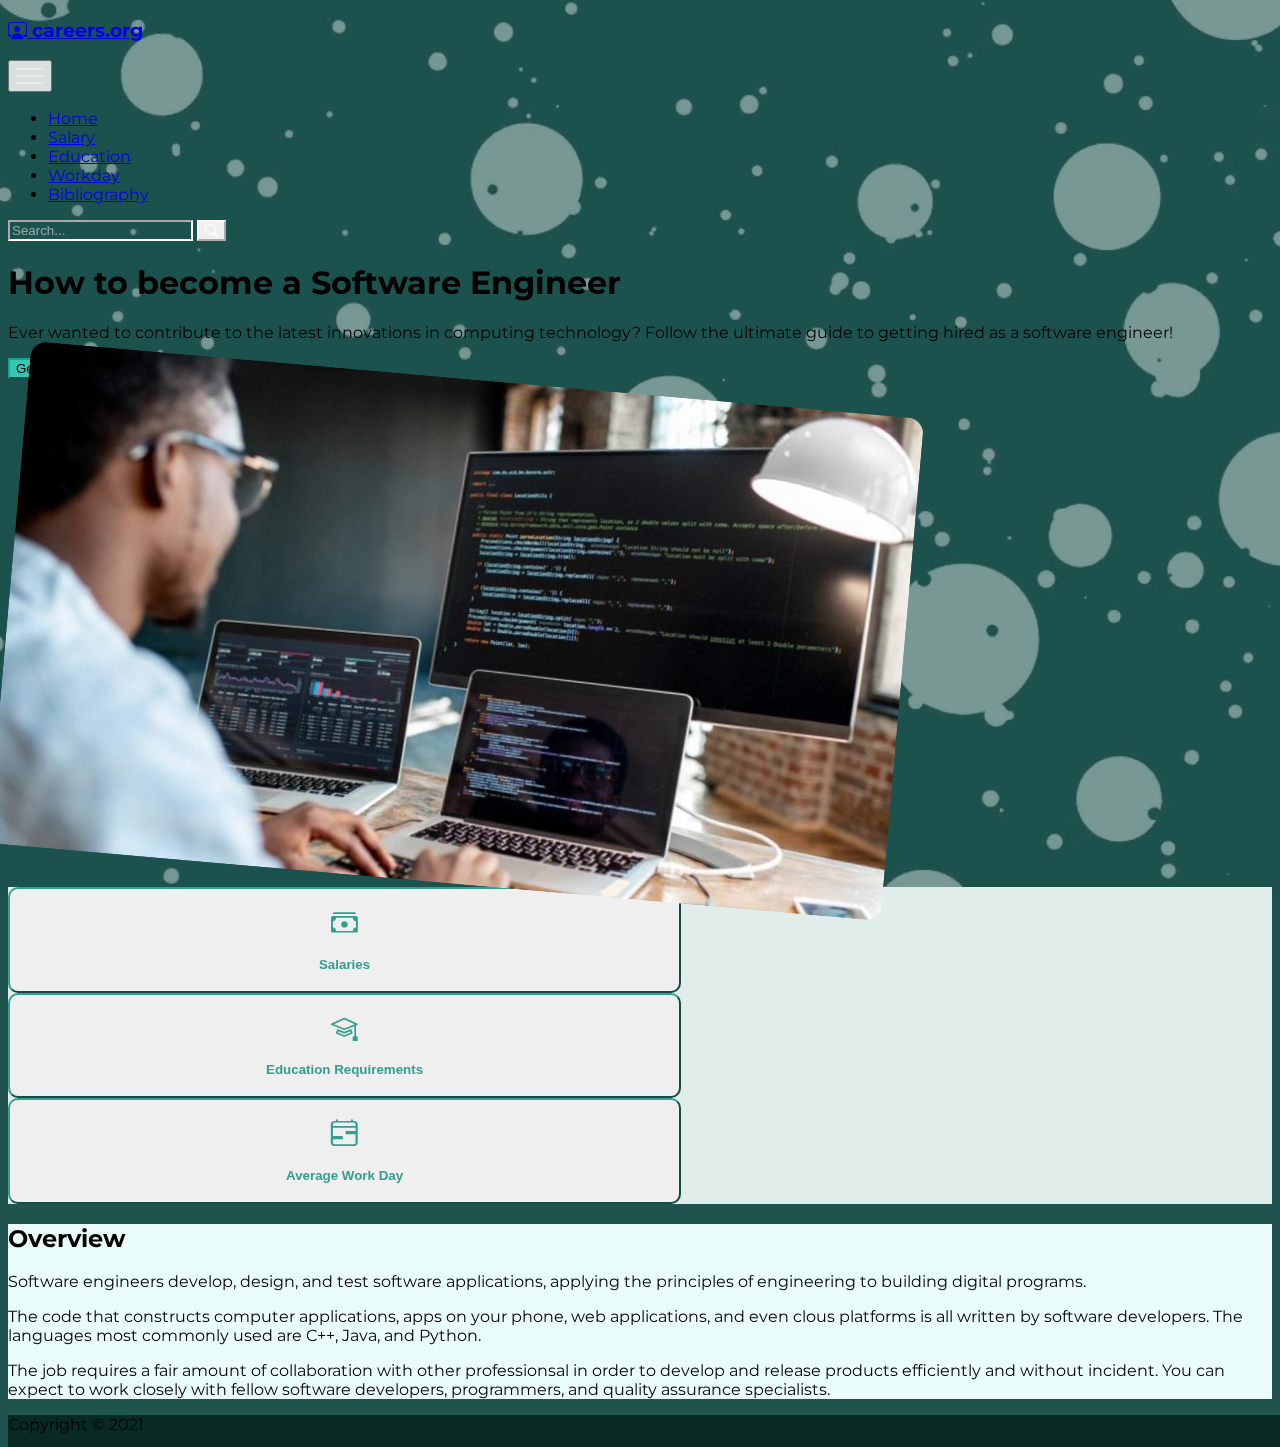
<file: index.html>
<!doctype html>
<html lang="en">
  <head>
    <!-- Required meta tags -->
    <meta charset="utf-8">
    <meta name="viewport" content="width=device-width, initial-scale=1">

    <!-- Bootstrap CSS -->
    <link href="https://cdn.jsdelivr.net/npm/bootstrap@5.1.1/dist/css/bootstrap.min.css" rel="stylesheet" integrity="sha384-F3w7mX95PdgyTmZZMECAngseQB83DfGTowi0iMjiWaeVhAn4FJkqJByhZMI3AhiU" crossorigin="anonymous">
    <link rel="stylesheet" href="https://cdn.jsdelivr.net/npm/bootstrap-icons@1.7.2/font/bootstrap-icons.css">
    <!-- style inspiration? https://dribbble.com/shots/17292532-NuxtJS-UI-Design-1 -->
    <link href = "local/style.css" rel = "stylesheet">
    <!--font imports-->
    <link rel="preconnect" href="https://fonts.googleapis.com">
    <link rel="preconnect" href="https://fonts.gstatic.com" crossorigin>
    <link href="https://fonts.googleapis.com/css2?family=Montserrat&display=swap" rel="stylesheet">

    <title>careers.org</title>
    <link rel = "icon" href = "local/images/careers-org-logo.svg" type = "image/x-icon">
  </head>
  <body>
    <div class = "page-wrapper">
      <video autoplay muted loop id = "loopedBg">
        <source src = "local/images/dots_green_bg.mp4">
      </video>
    <!--nav-->
    <nav class = "navbar navbar-expand-md navbar-dark align-items-center">
      <div class = "container-fluid g-0 m-0 mb-2">
        <a class = "navbar-brand ps-2" href = "index.html"><h3 class = "bi bi-person-workspace">    careers.org</h3></a>
        <button class = "navbar-toggler menu-button border-light border-0 me-3" type = "button" data-bs-toggle = "collapse" data-bs-target = "#mainNavContent">
          <div class = "menu-button">
            <div class = "btn-line"></div>
            <div class = "btn-line"></div>
            <div class = "btn-line"></div>
          </div>
        </button>
        <div class = "collapse navbar-collapse d-md-flex justify-content-md-end" id = "mainNavContent">
          <ul class = "navbar-nav pe-md-1">
            <li class = "nav-item ps-3 pt-1 p-md-0">
              <a class = "nav-link active" href = "index.html">Home</a>
            </li>
            <li class = "nav-item ps-3 p-md-0">
              <a class = "nav-link" href = "salaries.html">Salary</a>
            </li>
            <li class = "nav-item ps-3 p-md-0">
              <a class = "nav-link" href = "education.html">Education</a>
            </li>
            <li class = "nav-item ps-3 p-md-0">
              <a class = "nav-link" href = "workday.html">Workday</a>
            </li>
            <li class = "nav-item ps-3 pb-2 p-md-0">
              <a class = "nav-link" href = "bibliography.html">Bibliography</a>
            </li>
          </ul>
          <form class = "d-flex p-2">
            <div class = "input-group">
              <input type = "text" class = "form-control searchbar search-input" placeholder = "Search..." aria-label = "search bar"></input>
              <button class = "btn btn-outline-success search-btn-outline bi bi-search" type = "button"></button>
            </div>
          </form>
        </div>
      </div>
    </nav>
    <!--main-->
      <div class = "container pb-md-5">
        <div class = "text-light row justify-content-center pt-5">
          <div class = "col-11 col-lg-6 pb-5 header">
            <h1 class = "pb-2">How to become a Software Engineer</h1>
            <p class = "pb-3">Ever wanted to contribute to the latest innovations in computing technology? Follow the ultimate guide to getting hired as a software engineer!</p>
            <button type = "button" class = "btn btn-success start-btn" onclick = "location.href = '#overview'">Get Started</button>
          </div>
          <div class = "d-none d-lg-block col-lg-6">
            <img src = "local/images/softwaredeveloper_banner.jpg" class = "d-none d-md-block head-img">
          </div>
        </div>
      </div>
      <div class = "over-bg">
        <div class = "container d-flex justify-content-center py-5">
          <div class = " btn-group p-3 mx-auto align-items-end justify-content-center text-center" role = "group">
            <button type = "button" class="btn btn-outline-success start-btn-outline btn-main" onclick = "location.href = 'salaries.html'">
              <h1 class= "bi bi-cash-stack display-2"></h1>
              <h4>Salaries</h4>
            </button>
            <button type = "button" class="btn btn-outline-success start-btn-outline btn-main" onclick = "location.href = 'Education.html'">
              <h1 class= "bi bi-mortarboard display-2"></h1>
              <h4>Education Requirements</h4>
            </button>
            <button type = "button" class="btn btn-outline-success start-btn-outline btn-main" onclick = "location.href = 'workday.html'">
              <h1 class= "bi bi-calendar4-range display-2"></h1>
              <h4>Average Work Day</h4>
            </button>
          </div>
        </div>
      </div>
      <div class = "over-2">
        <div class = "container d-flex py-4" id = "overview">
          <div class = "row justify-content-center">
            <div class = "col-5">
            </div>
            <div class = "col-11 col-lg-9">
              <h2 class = "fw-bold">Overview</h2>
              <p>Software engineers develop, design, and test software applications, applying the principles of engineering to building digital programs.</p>
              <p>The code that constructs computer applications, apps on your phone, web applications, and even clous platforms is all written by software developers. The languages most commonly used are C++, Java, and Python.</p>
              <p>The job requires a fair amount of collaboration with other professionsal in order to develop and release products efficiently and without incident. You can expect to work closely with fellow software developers, programmers, and quality assurance specialists.</p>
            </div>
          </div>
        </div>
      </div>
      <div class = "footer text-light pt-3">
        <div class = "container p-2 d-flex justify-content-center">
          <p>Copyright &copy; 2021</p>
        </div>
      </div>
    </div>
    <!-- Optional JavaScript; choose one of the two! -->
    <!-- Option 1: Bootstrap Bundle with Popper -->
    <script src="https://cdn.jsdelivr.net/npm/bootstrap@5.1.1/dist/js/bootstrap.bundle.min.js" integrity="sha384-/bQdsTh/da6pkI1MST/rWKFNjaCP5gBSY4sEBT38Q/9RBh9AH40zEOg7Hlq2THRZ" crossorigin="anonymous"></script>
    <script src = "local/script.js"></script>
    <!-- Option 2: Separate Popper and Bootstrap JS -->
    <!--
    <script src="https://cdn.jsdelivr.net/npm/@popperjs/core@2.9.3/dist/umd/popper.min.js" integrity="sha384-W8fXfP3gkOKtndU4JGtKDvXbO53Wy8SZCQHczT5FMiiqmQfUpWbYdTil/SxwZgAN" crossorigin="anonymous"></script>
    <script src="https://cdn.jsdelivr.net/npm/bootstrap@5.1.1/dist/js/bootstrap.min.js" integrity="sha384-skAcpIdS7UcVUC05LJ9Dxay8AXcDYfBJqt1CJ85S/CFujBsIzCIv+l9liuYLaMQ/" crossorigin="anonymous"></script>
    -->
  </body>
</html>
</file>
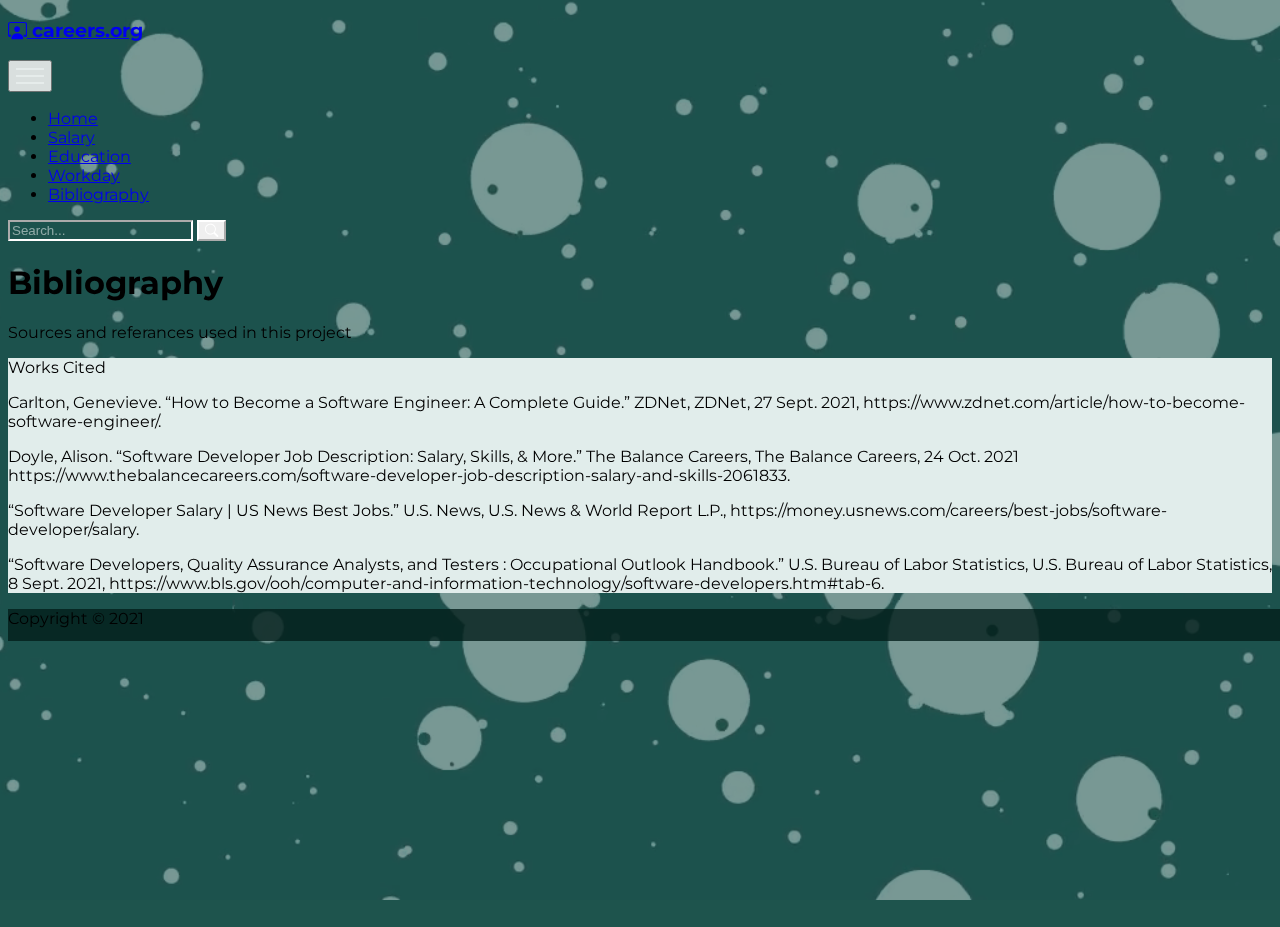
<file: bibliography.html>
<!doctype html>
<html lang="en">
  <head>
    <!-- Required meta tags -->
    <meta charset="utf-8">
    <meta name="viewport" content="width=device-width, initial-scale=1">

    <!-- Bootstrap CSS -->
    <link href="https://cdn.jsdelivr.net/npm/bootstrap@5.1.1/dist/css/bootstrap.min.css" rel="stylesheet" integrity="sha384-F3w7mX95PdgyTmZZMECAngseQB83DfGTowi0iMjiWaeVhAn4FJkqJByhZMI3AhiU" crossorigin="anonymous">
    <link rel="stylesheet" href="https://cdn.jsdelivr.net/npm/bootstrap-icons@1.7.2/font/bootstrap-icons.css">
    <!-- style inspiration? https://dribbble.com/shots/17292532-NuxtJS-UI-Design-1 -->
    <link href = "local/style.css" rel = "stylesheet">
    <!--font imports-->
    <link rel="preconnect" href="https://fonts.googleapis.com">
    <link rel="preconnect" href="https://fonts.gstatic.com" crossorigin>
    <link href="https://fonts.googleapis.com/css2?family=Montserrat&display=swap" rel="stylesheet">

    <title>careers.org</title>
    <link rel = "icon" href = "local/images/careers-org-logo.svg" type = "image/x-icon">
  </head>
  <body>
    <div class = "page-wrapper">
      <video autoplay muted loop id = "loopedBg">
        <source src = "local/images/dots_green_bg.mp4">
      </video>
    <!--nav-->
    <nav class = "navbar navbar-expand-md navbar-dark align-items-center">
      <div class = "container-fluid g-0 m-0 mb-2">
        <a class = "navbar-brand ps-2" href = "index.html"><h3 class = "bi bi-person-workspace">    careers.org</h3></a>
        <button class = "navbar-toggler menu-button border-light border-0 me-3" type = "button" data-bs-toggle = "collapse" data-bs-target = "#mainNavContent">
          <div class = "menu-button">
            <div class = "btn-line"></div>
            <div class = "btn-line"></div>
            <div class = "btn-line"></div>
          </div>
        </button>
        <div class = "collapse navbar-collapse d-md-flex justify-content-md-end" id = "mainNavContent">
          <ul class = "navbar-nav pe-md-1">
            <li class = "nav-item ps-3 pt-1 p-md-0">
              <a class = "nav-link" href = "index.html">Home</a>
            </li>
            <li class = "nav-item ps-3 p-md-0">
              <a class = "nav-link" href = "salaries.html">Salary</a>
            </li>
            <li class = "nav-item ps-3 p-md-0">
              <a class = "nav-link" href = "education.html">Education</a>
            </li>
            <li class = "nav-item ps-3 p-md-0">
              <a class = "nav-link" href = "workday.html">Workday</a>
            </li>
            <li class = "nav-item ps-3 pb-2 p-md-0">
              <a class = "nav-link active" href = "bibliography.html">Bibliography</a>
            </li>
          </ul>
          <form class = "d-flex p-2">
            <div class = "input-group">
              <input type = "text" class = "form-control searchbar search-input" placeholder = "Search..." aria-label = "search bar"></input>
              <button class = "btn btn-outline-success search-btn-outline bi bi-search" type = "button"></button>
            </div>
          </form>
        </div>
      </div>
    </nav>
    <!--main-->
      <div class = "container pb-md-5">
        <div class = "text-light row justify-content-center pt-5">
          <div class = "col-11 col-lg-9 pb-5 header">
            <h1 class = "pb-2">Bibliography</h1>
            <p class = "pb-3">Sources and referances used in this project</p>
          </div>
        </div>
      </div>
      <div class = "over-bg">
        <div class = "container d-flex justify-content-center py-5">
          <div class = "col-11 col-lg-10">
          <p class = "text-center fw-bold">Works Cited</p>
          <p>Carlton, Genevieve. “How to Become a Software Engineer: A Complete Guide.” ZDNet, ZDNet, 27 Sept. 2021, https://www.zdnet.com/article/how-to-become-software-engineer/.</p>
          <p>Doyle, Alison. “Software Developer Job Description: Salary, Skills, &amp; More.” The Balance Careers, The Balance Careers, 24 Oct. 2021 https://www.thebalancecareers.com/software-developer-job-description-salary-and-skills-2061833. </p>
          <p>“Software Developer Salary | US News Best Jobs.”  U.S. News, U.S. News &amp; World Report L.P., https://money.usnews.com/careers/best-jobs/software-developer/salary. </p>
          <p>“Software Developers, Quality Assurance Analysts, and Testers : Occupational Outlook Handbook.” U.S. Bureau of Labor Statistics, U.S. Bureau of Labor Statistics, 8 Sept. 2021, https://www.bls.gov/ooh/computer-and-information-technology/software-developers.htm#tab-6. </p>
          </div>
        </div>
      </div>
      <div class = "over-2 d-none">
        <div class = "container d-flex py-4" id = "overview">
        </div>
      </div>
      <div class = "footer text-light pt-3">
        <div class = "container p-2 d-flex justify-content-center">
          <p>Copyright &copy; 2021</p>
        </div>
      </div>
    </div>
    <!-- Optional JavaScript; choose one of the two! -->
    <!-- Option 1: Bootstrap Bundle with Popper -->
    <script src="https://cdn.jsdelivr.net/npm/bootstrap@5.1.1/dist/js/bootstrap.bundle.min.js" integrity="sha384-/bQdsTh/da6pkI1MST/rWKFNjaCP5gBSY4sEBT38Q/9RBh9AH40zEOg7Hlq2THRZ" crossorigin="anonymous"></script>
    <script src = "local/script.js"></script>
    <!-- Option 2: Separate Popper and Bootstrap JS -->
    <!--
    <script src="https://cdn.jsdelivr.net/npm/@popperjs/core@2.9.3/dist/umd/popper.min.js" integrity="sha384-W8fXfP3gkOKtndU4JGtKDvXbO53Wy8SZCQHczT5FMiiqmQfUpWbYdTil/SxwZgAN" crossorigin="anonymous"></script>
    <script src="https://cdn.jsdelivr.net/npm/bootstrap@5.1.1/dist/js/bootstrap.min.js" integrity="sha384-skAcpIdS7UcVUC05LJ9Dxay8AXcDYfBJqt1CJ85S/CFujBsIzCIv+l9liuYLaMQ/" crossorigin="anonymous"></script>
    -->
  </body>
</html>
</file>
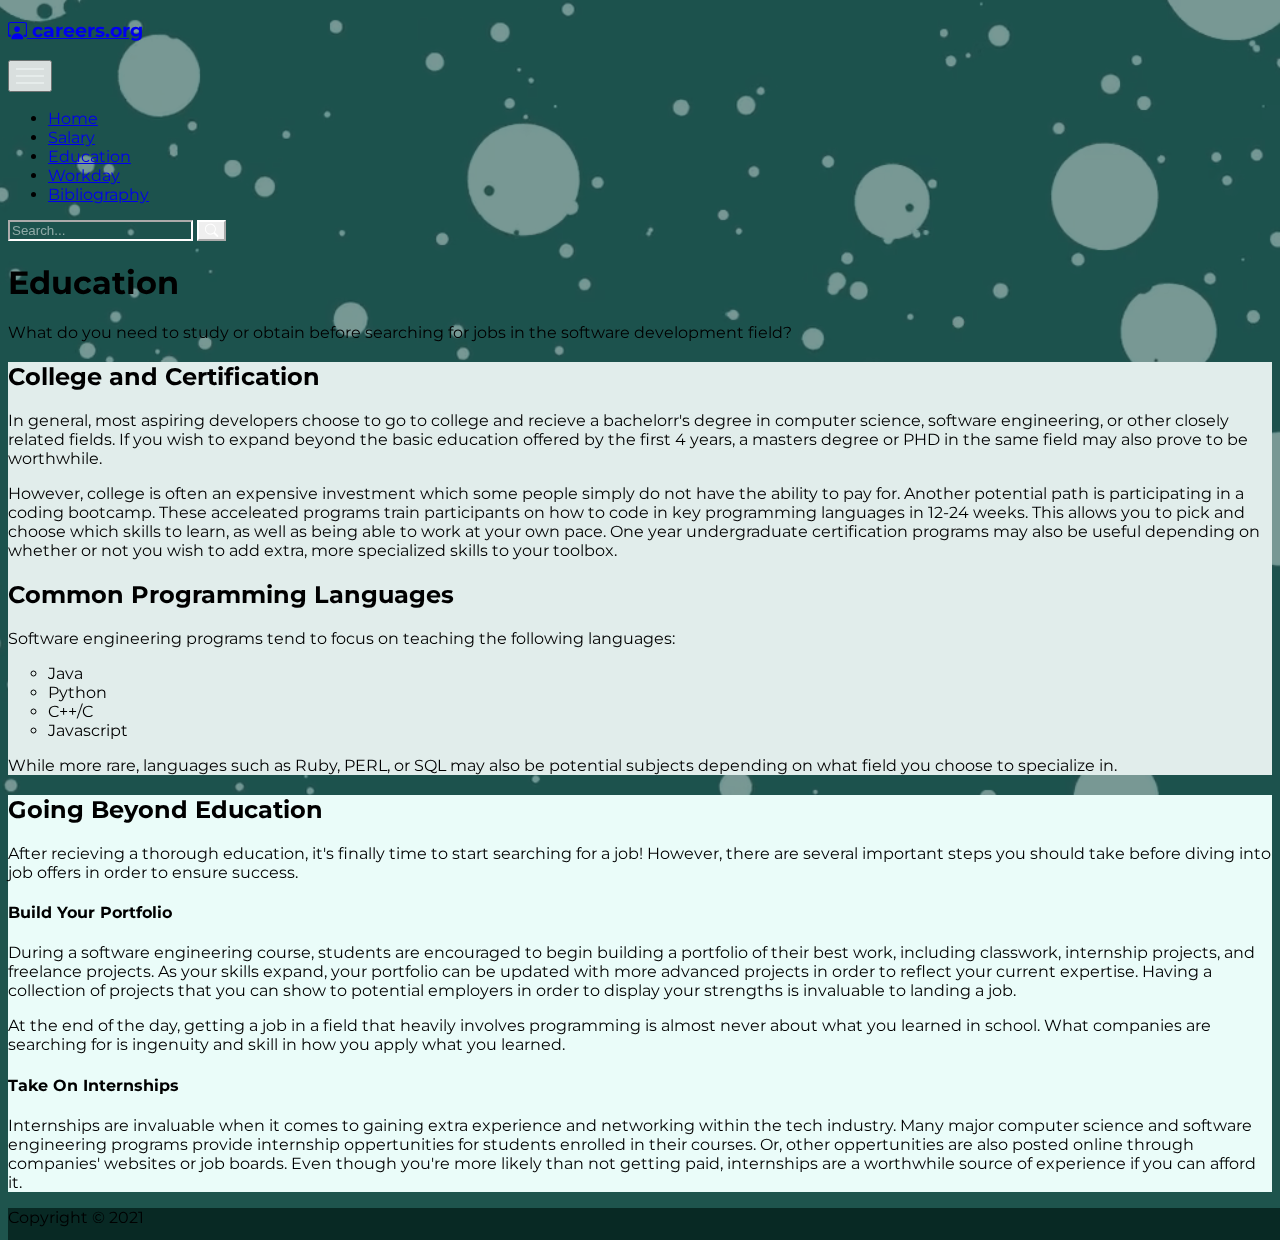
<file: education.html>
<!doctype html>
<html lang="en">
  <head>
    <!-- Required meta tags -->
    <meta charset="utf-8">
    <meta name="viewport" content="width=device-width, initial-scale=1">

    <!-- Bootstrap CSS -->
    <link href="https://cdn.jsdelivr.net/npm/bootstrap@5.1.1/dist/css/bootstrap.min.css" rel="stylesheet" integrity="sha384-F3w7mX95PdgyTmZZMECAngseQB83DfGTowi0iMjiWaeVhAn4FJkqJByhZMI3AhiU" crossorigin="anonymous">
    <link rel="stylesheet" href="https://cdn.jsdelivr.net/npm/bootstrap-icons@1.7.2/font/bootstrap-icons.css">
    <!-- style inspiration? https://dribbble.com/shots/17292532-NuxtJS-UI-Design-1 -->
    <link href = "local/style.css" rel = "stylesheet">
    <!--font imports-->
    <link rel="preconnect" href="https://fonts.googleapis.com">
    <link rel="preconnect" href="https://fonts.gstatic.com" crossorigin>
    <link href="https://fonts.googleapis.com/css2?family=Montserrat&display=swap" rel="stylesheet">

    <title>careers.org</title>
    <link rel = "icon" href = "local/images/careers-org-logo.svg" type = "image/x-icon">
  </head>
  <body>
    <div class = "page-wrapper">
      <video autoplay muted loop id = "loopedBg">
        <source src = "local/images/dots_green_bg.mp4">
      </video>
    <!--nav-->
    <nav class = "navbar navbar-expand-md navbar-dark align-items-center">
      <div class = "container-fluid g-0 m-0 mb-2">
        <a class = "navbar-brand ps-2" href = "index.html"><h3 class = "bi bi-person-workspace">    careers.org</h3></a>
        <button class = "navbar-toggler menu-button border-light border-0 me-3" type = "button" data-bs-toggle = "collapse" data-bs-target = "#mainNavContent">
          <div class = "menu-button">
            <div class = "btn-line"></div>
            <div class = "btn-line"></div>
            <div class = "btn-line"></div>
          </div>
        </button>
        <div class = "collapse navbar-collapse d-md-flex justify-content-md-end" id = "mainNavContent">
          <ul class = "navbar-nav pe-md-1">
            <li class = "nav-item ps-3 pt-1 p-md-0">
              <a class = "nav-link" href = "index.html">Home</a>
            </li>
            <li class = "nav-item ps-3 p-md-0">
              <a class = "nav-link" href = "salaries.html">Salary</a>
            </li>
            <li class = "nav-item ps-3 p-md-0">
              <a class = "nav-link active" href = "education.html">Education</a>
            </li>
            <li class = "nav-item ps-3 p-md-0">
              <a class = "nav-link" href = "workday.html">Workday</a>
            </li>
            <li class = "nav-item ps-3 pb-2 p-md-0">
              <a class = "nav-link" href = "bibliography.html">Bibliography</a>
            </li>
          </ul>
          <form class = "d-flex p-2">
            <div class = "input-group">
              <input type = "text" class = "form-control searchbar search-input" placeholder = "Search..." aria-label = "search bar"></input>
              <button class = "btn btn-outline-success search-btn-outline bi bi-search" type = "button"></button>
            </div>
          </form>
        </div>
      </div>
    </nav>
    <!--main-->
      <div class = "container pb-md-5">
        <div class = "text-light row justify-content-center pt-5">
          <div class = "col-11 col-lg-9 pb-5 header">
            <h1 class = "pb-2">Education</h1>
            <p class = "pb-3">What do you need to study or obtain before searching for jobs in the software development field?</p>
          </div>
        </div>
      </div>
      <div class = "over-bg">
        <div class = "container d-flex justify-content-center py-5">
          <div class = "col-11 col-lg-10">
            <h2 class = "fw-bold text-center pb-2">College and Certification</h2>
            <p>In general, most aspiring developers choose to go to college and recieve a bachelorr's degree in computer science, software engineering, or other closely related fields. If you wish to expand beyond the basic education offered by the first 4 years, a masters degree or PHD in the same field may also prove to be worthwhile.</p>
            <p>However, college is often an expensive investment which some people simply do not have the ability to pay for. Another potential path is participating in a coding bootcamp. These acceleated programs train participants on how to code in key programming languages in 12-24 weeks. This allows you to pick and choose which skills to learn, as well as being able to work at your own pace. One year undergraduate certification programs may also be useful depending on whether or not you wish to add extra, more specialized skills to your toolbox.</p>
            <h2 class = "fw-bold text-center pt-3 pb-2">Common Programming Languages</h2>
            <p>Software engineering programs tend to focus on teaching the following languages:</p>
            <div class = "ps-3">
              <ul class = "list-fancy">
                <li>Java</li>
                <li>Python</li>
                <li>C++/C</li>
                <li>Javascript</li>
              </ul>
            </div>
            <p>While more rare, languages such as Ruby, PERL, or SQL may also be potential subjects depending on what field you choose to specialize in.</p>
          </div>
        </div>
      </div>
      <div class = "over-2">
        <div class = "container d-flex justify-content-center py-4" id = "overview">
          <div class = "col-11 col-lg-10">
            <h2 class = "fw-bold text-center pt-3 pb-2">Going Beyond Education</h2>
            <p>After recieving a thorough education, it's finally time to start searching for a job! However, there are several important steps you should take before diving into job offers in order to ensure success.</p>
            <h4>Build Your Portfolio</h4>
            <p>During a software engineering course, students are encouraged to begin building a portfolio of their best work, including classwork, internship projects, and freelance projects. As your skills expand, your portfolio can be updated with more advanced projects in order to reflect your current expertise. Having a collection of projects that you can show to potential employers in order to display your strengths is invaluable to landing a job.</p>
            <p>At the end of the day, getting a job in a field that heavily involves programming is almost never about what you learned in school. What companies are searching for is ingenuity and skill in how you apply what you learned.</p> 
            <h4>Take On Internships</h4>
            <p>Internships are invaluable when it comes to gaining extra experience and networking within the tech industry. Many major computer science and software engineering programs provide internship oppertunities for students enrolled in their courses. Or, other oppertunities are also posted online through companies' websites or job boards. Even though you're more likely than not getting paid, internships are a worthwhile source of experience if you can afford it.</p>
          </div>
        </div>
      </div>
      <div class = "footer text-light pt-3">
        <div class = "container p-2 d-flex justify-content-center">
          <p>Copyright &copy; 2021</p>
        </div>
      </div>
    </div>
    <!-- Optional JavaScript; choose one of the two! -->
    <!-- Option 1: Bootstrap Bundle with Popper -->
    <script src="https://cdn.jsdelivr.net/npm/bootstrap@5.1.1/dist/js/bootstrap.bundle.min.js" integrity="sha384-/bQdsTh/da6pkI1MST/rWKFNjaCP5gBSY4sEBT38Q/9RBh9AH40zEOg7Hlq2THRZ" crossorigin="anonymous"></script>
    <script src = "local/script.js"></script>
    <!-- Option 2: Separate Popper and Bootstrap JS -->
    <!--
    <script src="https://cdn.jsdelivr.net/npm/@popperjs/core@2.9.3/dist/umd/popper.min.js" integrity="sha384-W8fXfP3gkOKtndU4JGtKDvXbO53Wy8SZCQHczT5FMiiqmQfUpWbYdTil/SxwZgAN" crossorigin="anonymous"></script>
    <script src="https://cdn.jsdelivr.net/npm/bootstrap@5.1.1/dist/js/bootstrap.min.js" integrity="sha384-skAcpIdS7UcVUC05LJ9Dxay8AXcDYfBJqt1CJ85S/CFujBsIzCIv+l9liuYLaMQ/" crossorigin="anonymous"></script>
    -->
  </body>
</html>
</file>
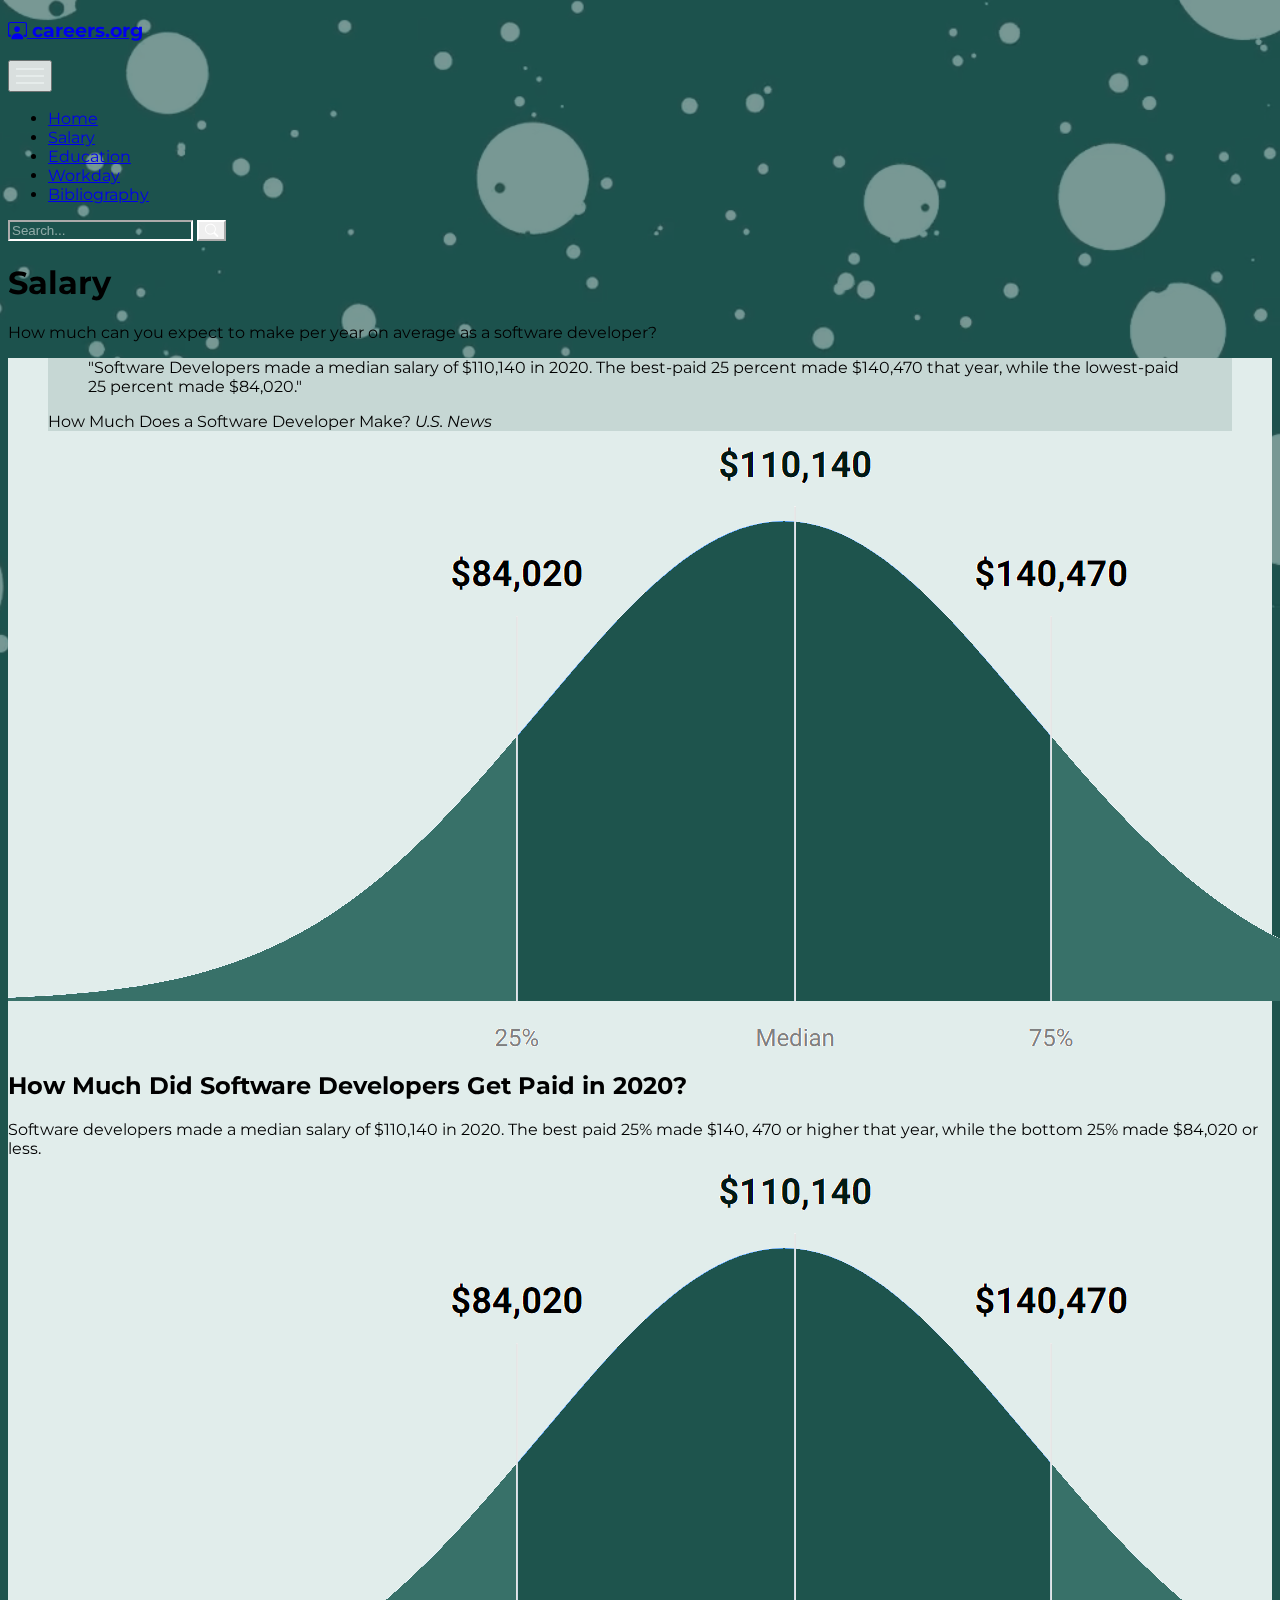
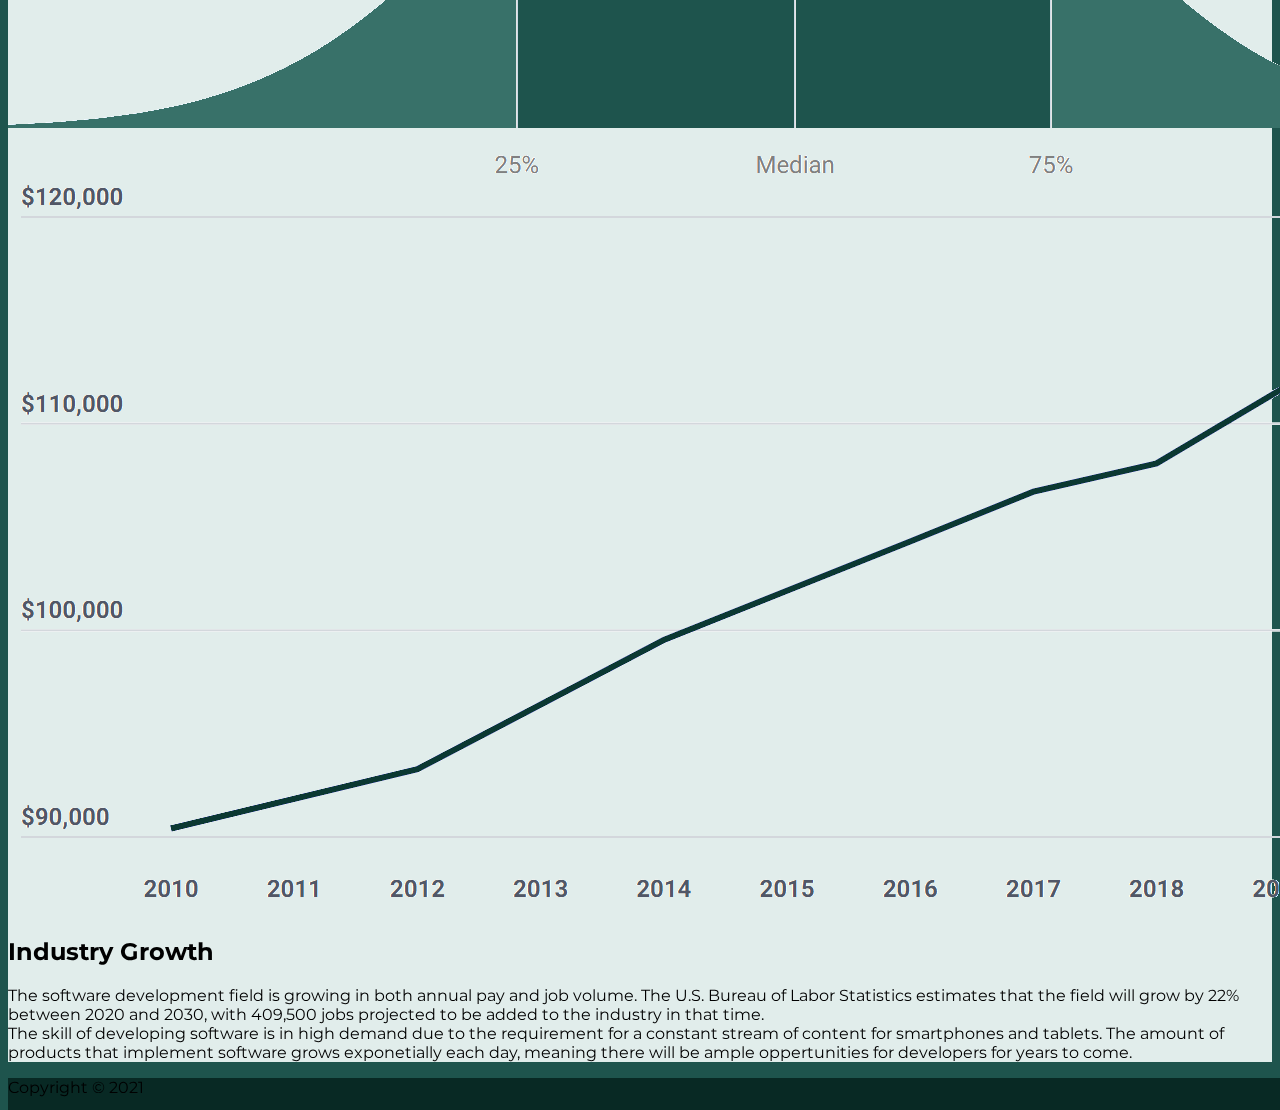
<file: salaries.html>
<!doctype html>
<html lang="en">
  <head>
    <!-- Required meta tags -->
    <meta charset="utf-8">
    <meta name="viewport" content="width=device-width, initial-scale=1">

    <!-- Bootstrap CSS -->
    <link href="https://cdn.jsdelivr.net/npm/bootstrap@5.1.1/dist/css/bootstrap.min.css" rel="stylesheet" integrity="sha384-F3w7mX95PdgyTmZZMECAngseQB83DfGTowi0iMjiWaeVhAn4FJkqJByhZMI3AhiU" crossorigin="anonymous">
    <link rel="stylesheet" href="https://cdn.jsdelivr.net/npm/bootstrap-icons@1.7.2/font/bootstrap-icons.css">
    <!-- style inspiration? https://dribbble.com/shots/17292532-NuxtJS-UI-Design-1 -->
    <link href = "local/style.css" rel = "stylesheet">
    <!--font imports-->
    <link rel="preconnect" href="https://fonts.googleapis.com">
    <link rel="preconnect" href="https://fonts.gstatic.com" crossorigin>
    <link href="https://fonts.googleapis.com/css2?family=Montserrat&display=swap" rel="stylesheet">

    <title>careers.org</title>
    <link rel = "icon" href = "local/images/careers-org-logo.svg" type = "image/x-icon">
  </head>
  <body>
    <div class = "page-wrapper">
      <video autoplay muted loop id = "loopedBg">
        <source src = "local/images/dots_green_bg.mp4">
      </video>
    <!--nav-->
    <nav class = "navbar navbar-expand-md navbar-dark align-items-center">
      <div class = "container-fluid g-0 m-0 mb-2">
        <a class = "navbar-brand ps-2" href = "index.html"><h3 class = "bi bi-person-workspace">    careers.org</h3></a>
        <button class = "navbar-toggler menu-button border-light border-0 me-3" type = "button" data-bs-toggle = "collapse" data-bs-target = "#mainNavContent">
          <div class = "menu-button">
            <div class = "btn-line"></div>
            <div class = "btn-line"></div>
            <div class = "btn-line"></div>
          </div>
        </button>
        <div class = "collapse navbar-collapse d-md-flex justify-content-md-end" id = "mainNavContent">
          <ul class = "navbar-nav pe-md-1">
            <li class = "nav-item ps-3 pt-1 p-md-0">
              <a class = "nav-link" href = "index.html">Home</a>
            </li>
            <li class = "nav-item ps-3 p-md-0">
              <a class = "nav-link active" href = "salaries.html">Salary</a>
            </li>
            <li class = "nav-item ps-3 p-md-0">
              <a class = "nav-link" href = "education.html">Education</a>
            </li>
            <li class = "nav-item ps-3 p-md-0">
              <a class = "nav-link" href = "workday.html">Workday</a>
            </li>
            <li class = "nav-item ps-3 pb-2 p-md-0">
              <a class = "nav-link" href = "bibliography.html">Bibliography</a>
            </li>
          </ul>
          <form class = "d-flex p-2">
            <div class = "input-group">
              <input type = "text" class = "form-control searchbar search-input" placeholder = "Search..." aria-label = "search bar"></input>
              <button class = "btn btn-outline-success search-btn-outline bi bi-search" type = "button"></button>
            </div>
          </form>
        </div>
      </div>
    </nav>
    <!--main-->
      <div class = "container pb-md-5">
        <div class = "text-light row justify-content-center pt-5">
          <div class = "col-11 col-lg-9 pb-5 header">
            <h1 class = "pb-2">Salary</h1>
            <p class = "pb-3">How much can you expect to make per year on average as a software developer?</p>
          </div>
        </div>
      </div>
      <div class = "over-bg">
        <div class = "container d-flex justify-content-center py-5">
          <div class = "col-11 col-lg-10">
            <figure class = "quote p-3 pb-1">
              <blockquote class = "blockquote">
                <p>"Software Developers made a median salary of $110,140 in 2020. The best-paid 25 percent made $140,470 that year, while the lowest-paid 25 percent made $84,020."</p>
              </blockquote>
              <figcaption class = "blockquote-footer pt-2">
                How Much Does a Software Developer Make? <cite title="Source Title">U.S. News</cite>
              </figcaption>
            </figure>
            <div class = "row pb-5">
              <div class = "d-flex d-md-none py-2 py-md-0 col-12 col-md-6 d-flex align-items-end">
                <img src = "local/images/bellchart_salary.png" class = "img-fluid">
              </div>
              <div class = "col-12 col-md-6">
                <h2 class = "fw-bold py-3">How Much Did Software Developers Get Paid in 2020?</h2>
                <p>Software developers made a median salary of $110,140 in 2020. The best paid 25% made $140, 470 or higher that year, while the bottom 25% made $84,020 or less.</p>
              </div>
              <div class = "d-none d-md-flex py-2 py-md-0 col-12 col-md-6 d-flex align-items-end">
                <img src = "local/images/bellchart_salary.png" class = "img-fluid">
              </div>
            </div>
            <div class = "row">
              <div class = "col-12 col-md-6 py-2 py-md-0 d-flex align-items-center">
                <img src = "local/images/linechart_salary.PNG.png" class = "img-fluid">
              </div>
              <div class = "col-12 col-md-6">
                <h2 class = "fw-bold py-3">Industry Growth</h2>
                <p>The software development field is growing in both annual pay and job volume. The U.S. Bureau of Labor Statistics estimates that the field will grow by 22% between 2020 and 2030, with 409,500 jobs projected to be added to the industry in that time. 
                <br>The skill of developing software is in high demand due to the requirement for a constant stream of content for smartphones and tablets. The amount of products that implement software grows exponetially each day, meaning there will be ample oppertunities for developers for years to come. 
                </p>
              </div>
            </div>
          </div>
        </div>
      </div>
      <div class = "over-2 d-none">
        <div class = "container d-flex py-4" id = "overview">
        </div>
      </div>
      <div class = "footer text-light pt-3">
        <div class = "container p-2 d-flex justify-content-center">
          <p>Copyright &copy; 2021</p>
        </div>
      </div>
    </div>
    <!-- Optional JavaScript; choose one of the two! -->
    <!-- Option 1: Bootstrap Bundle with Popper -->
    <script src="https://cdn.jsdelivr.net/npm/bootstrap@5.1.1/dist/js/bootstrap.bundle.min.js" integrity="sha384-/bQdsTh/da6pkI1MST/rWKFNjaCP5gBSY4sEBT38Q/9RBh9AH40zEOg7Hlq2THRZ" crossorigin="anonymous"></script>
    <script src = "local/script.js"></script>
    <!-- Option 2: Separate Popper and Bootstrap JS -->
    <!--
    <script src="https://cdn.jsdelivr.net/npm/@popperjs/core@2.9.3/dist/umd/popper.min.js" integrity="sha384-W8fXfP3gkOKtndU4JGtKDvXbO53Wy8SZCQHczT5FMiiqmQfUpWbYdTil/SxwZgAN" crossorigin="anonymous"></script>
    <script src="https://cdn.jsdelivr.net/npm/bootstrap@5.1.1/dist/js/bootstrap.min.js" integrity="sha384-skAcpIdS7UcVUC05LJ9Dxay8AXcDYfBJqt1CJ85S/CFujBsIzCIv+l9liuYLaMQ/" crossorigin="anonymous"></script>
    -->
  </body>
</html>
</file>
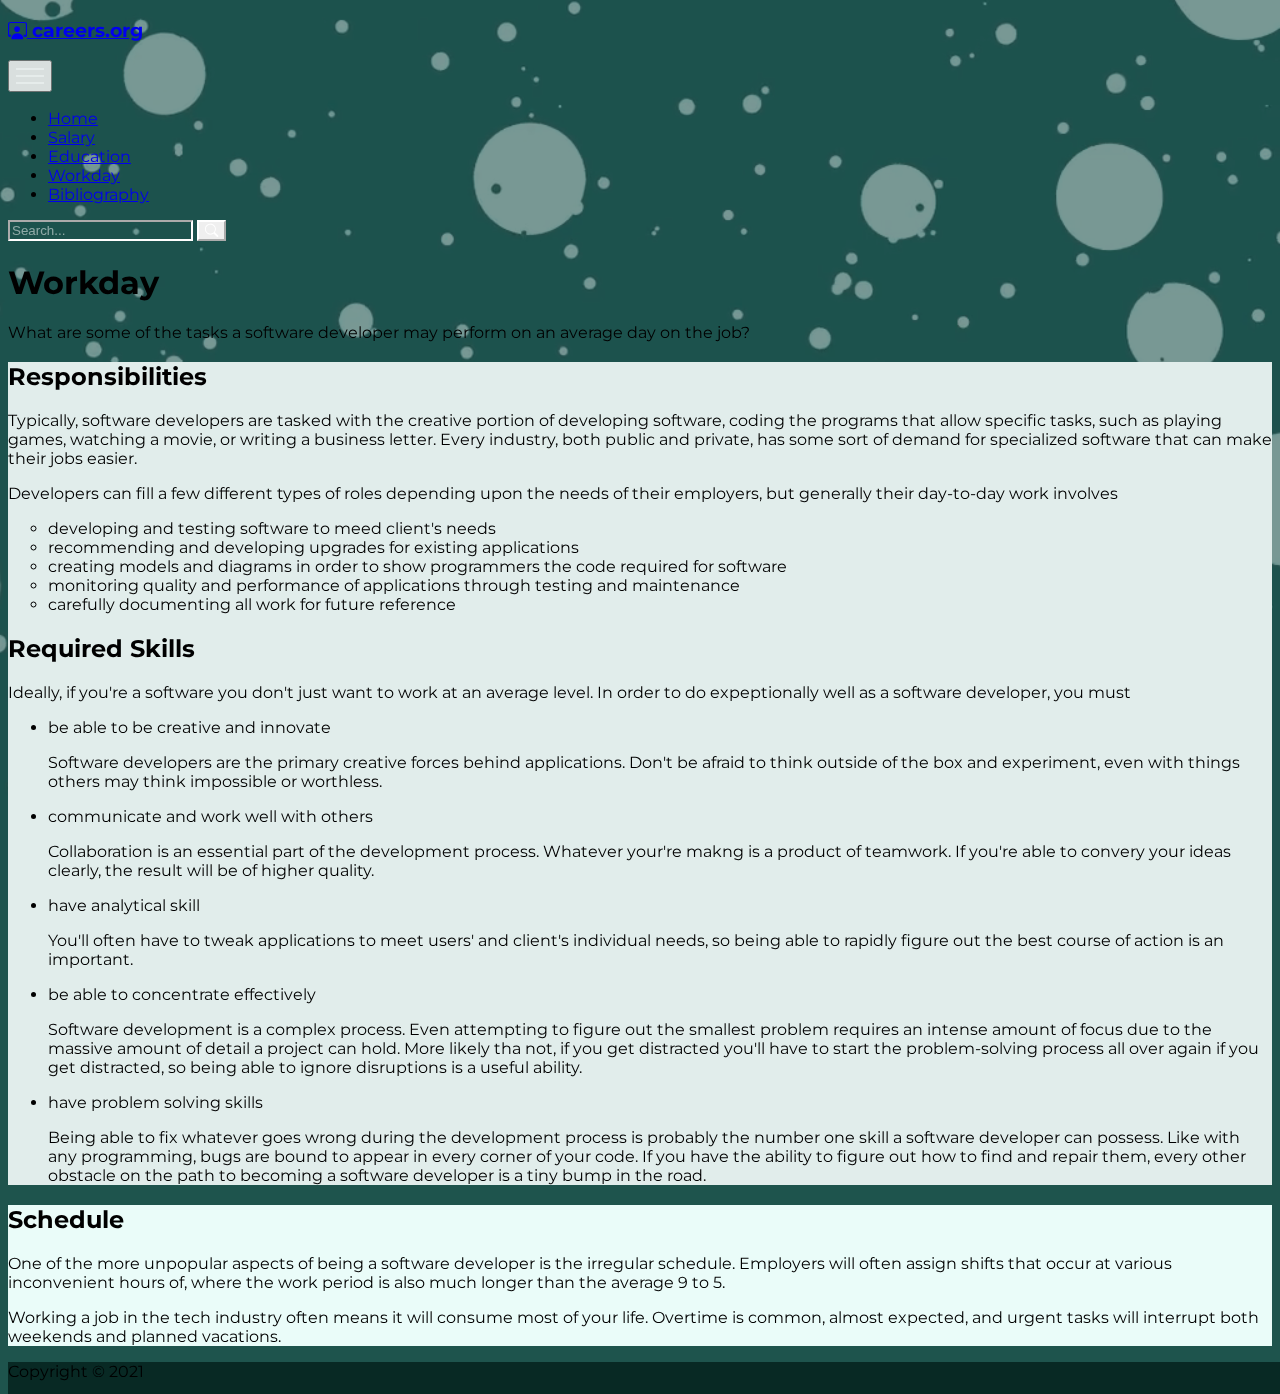
<file: workday.html>
<!doctype html>
<html lang="en">
  <head>
    <!-- Required meta tags -->
    <meta charset="utf-8">
    <meta name="viewport" content="width=device-width, initial-scale=1">

    <!-- Bootstrap CSS -->
    <link href="https://cdn.jsdelivr.net/npm/bootstrap@5.1.1/dist/css/bootstrap.min.css" rel="stylesheet" integrity="sha384-F3w7mX95PdgyTmZZMECAngseQB83DfGTowi0iMjiWaeVhAn4FJkqJByhZMI3AhiU" crossorigin="anonymous">
    <link rel="stylesheet" href="https://cdn.jsdelivr.net/npm/bootstrap-icons@1.7.2/font/bootstrap-icons.css">
    <link href = "local/style.css" rel = "stylesheet">
    <!--font imports-->
    <link rel="preconnect" href="https://fonts.googleapis.com">
    <link rel="preconnect" href="https://fonts.gstatic.com" crossorigin>
    <link href="https://fonts.googleapis.com/css2?family=Montserrat&display=swap" rel="stylesheet">

    <title>careers.org</title>
    <link rel = "icon" href = "local/images/careers-org-logo.svg" type = "image/x-icon">
  </head>
  <body>
    <div class = "page-wrapper">
      <video autoplay muted loop id = "loopedBg">
        <source src = "local/images/dots_green_bg.mp4">
      </video>
    <!--nav-->
    <nav class = "navbar navbar-expand-md navbar-dark align-items-center">
      <div class = "container-fluid g-0 m-0 mb-2">
        <a class = "navbar-brand ps-2" href = "index.html"><h3 class = "bi bi-person-workspace">    careers.org</h3></a>
        <button class = "navbar-toggler menu-button border-light border-0 me-3" type = "button" data-bs-toggle = "collapse" data-bs-target = "#mainNavContent">
          <div class = "menu-button">
            <div class = "btn-line"></div>
            <div class = "btn-line"></div>
            <div class = "btn-line"></div>
          </div>
        </button>
        <div class = "collapse navbar-collapse d-md-flex justify-content-md-end" id = "mainNavContent">
          <ul class = "navbar-nav pe-md-1">
            <li class = "nav-item ps-3 pt-1 p-md-0">
              <a class = "nav-link" href = "index.html">Home</a>
            </li>
            <li class = "nav-item ps-3 p-md-0">
              <a class = "nav-link" href = "salaries.html">Salary</a>
            </li>
            <li class = "nav-item ps-3 p-md-0">
              <a class = "nav-link" href = "education.html">Education</a>
            </li>
            <li class = "nav-item ps-3 p-md-0">
              <a class = "nav-link active" href = "workday.html">Workday</a>
            </li>
            <li class = "nav-item ps-3 pb-2 p-md-0">
              <a class = "nav-link" href = "bibliography.html">Bibliography</a>
            </li>
          </ul>
          <form class = "d-flex p-2">
            <div class = "input-group">
              <input type = "text" class = "form-control searchbar search-input" placeholder = "Search..." aria-label = "search bar"></input>
              <button class = "btn btn-outline-success search-btn-outline bi bi-search" type = "button"></button>
            </div>
          </form>
        </div>
      </div>
    </nav>
    <!--main-->
      <div class = "container pb-md-5">
        <div class = "text-light row justify-content-center pt-5">
          <div class = "col-11 col-lg-9 pb-5 header">
            <h1 class = "pb-2">Workday</h1>
            <p class = "pb-3">What are some of the tasks a software developer may perform on an average day on the job?</p>
          </div>
        </div>
      </div>
      <div class = "over-bg">
        <div class = "container d-flex justify-content-center py-5">
          <div class = "col-11 col-lg-10">
            <h2 class = "fw-bold py-3 text-center">Responsibilities</h2>
            <p>Typically, software developers are tasked with the creative portion of developing software, coding the programs that allow specific tasks, such as playing games, watching a movie, or writing a business letter. Every industry, both public and private, has some sort of demand for specialized software that can make their jobs easier.</p>
            <p>Developers can fill a few different types of roles depending upon the needs of their employers, but generally their day-to-day work involves</p>
            <ul class = "list-fancy">
              <li>developing and testing software to meed client's needs</li>
              <li>recommending and developing upgrades for existing applications</li>
              <li>creating models and diagrams in order to show programmers the code required for software</li>
              <li>monitoring quality and performance of applications through testing and maintenance</li>
              <li>carefully documenting all work for future reference</li>
            </ul>
            <h2 class = "fw-bold py-3 text-center">Required Skills</h2>
            <p>Ideally, if you're a software you don't just want to work at an average level. In order to do expeptionally well as a software developer, you must</p>
            <ul>
              <li class = "fw-bold">be able to be creative and innovate</li>
              <p>Software developers are the primary creative forces behind applications. Don't be afraid to think outside of the box and experiment, even with things others may think impossible or worthless.</p>
              <li class = "fw-bold">communicate and work  well with others</li>
              <p>Collaboration is an essential part of the development process. Whatever your're makng is a product of teamwork. If you're able to convery your ideas clearly, the result will be of higher quality.</p>
              <li class = "fw-bold">have analytical skill</li>
              <p>You'll often have to tweak applications to meet users' and client's individual needs, so being able to rapidly figure out the best course of action is an important.</p>
              <li class = "fw-bold">be able to concentrate effectively</li>
              <p>Software development is a complex process. Even attempting to figure out the smallest problem requires an intense amount of focus due to the massive amount of detail a project can hold. More likely tha not, if you get distracted you'll have to start the problem-solving process all over again if you get distracted, so being able to ignore disruptions is a useful ability.</p>
              <li class = "fw-bold">have problem solving skills</li>
              <p>Being able to fix whatever goes wrong during the development process is probably the number one skill a software developer can possess. Like with any programming, bugs are bound to appear in every corner of your code. If you have the ability to figure out how to find and repair them, every other obstacle on the path to becoming a software developer is a tiny bump in the road.</p>
            </ul>
          </div>
        </div>
      </div>
      <div class = "over-2">
        <div class = "container d-flex justify-content-center py-4" id = "overview">
          <div class = "col 11 col-lg-10">
            <h2 class = "fw-bold py-3 text-center">Schedule</h2>
            <p>One of the more unpopular aspects of being a software developer is the irregular schedule. Employers will often assign shifts that occur at various inconvenient hours of, where the work period is also much longer than the average 9 to 5.</p>
            <p>Working a job in the tech industry often means it will consume most of your life. Overtime is common, almost expected, and urgent tasks will interrupt both weekends and planned vacations. </p>
          </div>
        </div>
      </div>
      <div class = "footer text-light pt-3">
        <div class = "container p-2 d-flex justify-content-center">
          <p>Copyright &copy; 2021</p>
        </div>
      </div>
    </div>
    <!-- Optional JavaScript; choose one of the two! -->
    <!-- Option 1: Bootstrap Bundle with Popper -->
    <script src="https://cdn.jsdelivr.net/npm/bootstrap@5.1.1/dist/js/bootstrap.bundle.min.js" integrity="sha384-/bQdsTh/da6pkI1MST/rWKFNjaCP5gBSY4sEBT38Q/9RBh9AH40zEOg7Hlq2THRZ" crossorigin="anonymous"></script>
    <script src = "local/script.js"></script>
    <!-- Option 2: Separate Popper and Bootstrap JS -->
    <!--
    <script src="https://cdn.jsdelivr.net/npm/@popperjs/core@2.9.3/dist/umd/popper.min.js" integrity="sha384-W8fXfP3gkOKtndU4JGtKDvXbO53Wy8SZCQHczT5FMiiqmQfUpWbYdTil/SxwZgAN" crossorigin="anonymous"></script>
    <script src="https://cdn.jsdelivr.net/npm/bootstrap@5.1.1/dist/js/bootstrap.min.js" integrity="sha384-skAcpIdS7UcVUC05LJ9Dxay8AXcDYfBJqt1CJ85S/CFujBsIzCIv+l9liuYLaMQ/" crossorigin="anonymous"></script>
    -->
  </body>
</html>
</file>
<file: local/style.css>
html {
  scroll-behavior: smooth;
}

body {
  background-color: #1E544D;
  overflow-x: hidden;
  font-family: 'Montserrat', arial;
}

#loopedBg {
  position: fixed;
  right: 0;
  bottom: 0;
  min-width: 100%;
  min-height: 100%;
  z-index: -1;
  filter: brightness(100%) opacity(0.4);
}

.page-wrapper {
  height: 100vh;
  position: relative;
}

.menu-button {
  transition: all 0.5s ease-out;
  opacity: 0.9;
}

.menu-button .btn-line {
  width: 28px;
  height: 2px;
  margin: 5px 0;
  background-color: #FFFFFF;
  transition: all 0.5s ease-out;
}

.menu-button .close {
  transform: rotate(180deg);
}

.menu-button.close .btn-line:nth-child(1) {
  transform: rotate(45deg) translate(5px, 5px);
}

.menu-button.close .btn-line:nth-child(2) {
  opacity: 0;
}

.menu-button.close .btn-line:nth-child(3) {
  transform: rotate(-45deg) translate(7px, -6px);
}

@media (max-width: 768px) {
   .navbar-collapse {
    background-color: #022924;
  }
}

.nav-item:hover {
  background-color: #0F4039;
}

@media (min-width: 768px) {
   .nav-item:hover {
    background-color: rgba(0,0,0,0);
  }
}

.start-btn {
  background-color: #32C8B3;
  border-color: #1EA290;
}

.start-btn:hover {
  background-color: #1EA290;
  border-color: #1D6E63;
}

.start-btn-outline {
  color: #349E8F;
  border-color: #349E8F;
}

.start-btn-outline:hover {
  color: #FFFFFF;
  background-color: #349E8F; 
  border-color: #349E8F;
}

.search-btn-outline {
  color: #FFFFFF;
  border-color: #FFFFFF;
}

.search-btn-outline:hover {
  color: rgb(221, 221, 221);
  background-color: #FFFFFF;
  border-color: #FFFFFF80;
}

.search-input {
  background-color: #FFFFFF00 !important;
  border-color: #FFFFFF !important;
  color: #FFFFFF !important;
}

.search-input::placeholder {
  color: #FFFFFF80;
}

.over-bg {
  background-color: #E1EDEB;
  z-index: 1;
}

.header {
  
}

.head-img {
  max-width: 100%;
  position: static;
  z-index: 0;
  border-radius: 1rem;
  transform: rotate(5deg);
}

.btn-main {
  min-height: 100%;;
  width: calc(33% + 20vw);
  border-width: 2px;
  border-radius: 10px;
}

.over-2 {
  background-color: #EAFCF9;
  z-index: 1;
}

.footer {
  width: 100vw;
  min-height: 2rem;
  position: relative;
  bottom: 0;
  z-index: 1;
  background-color: #031E1ACC;
}

.quote {
  background-color: #C6D7D4;
}

.list-fancy {
  list-style-type: circle;
}
</file>
